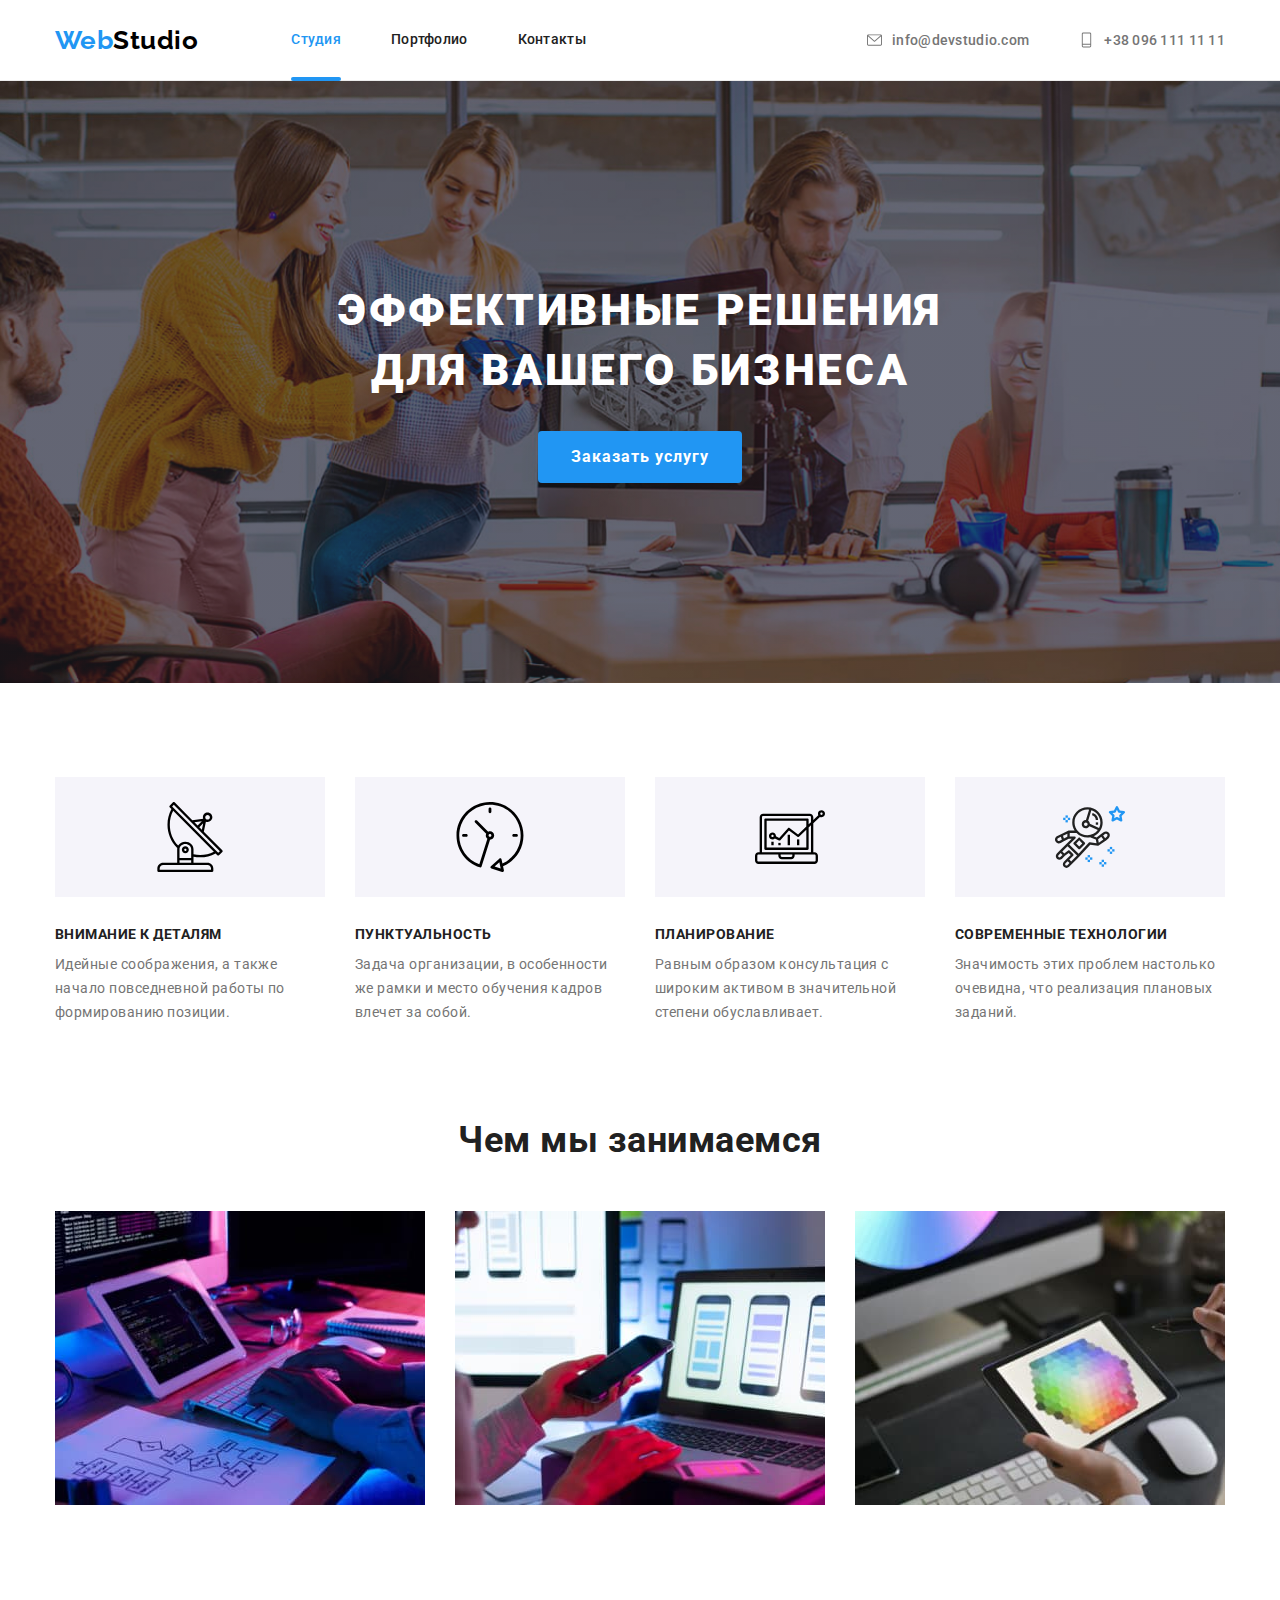
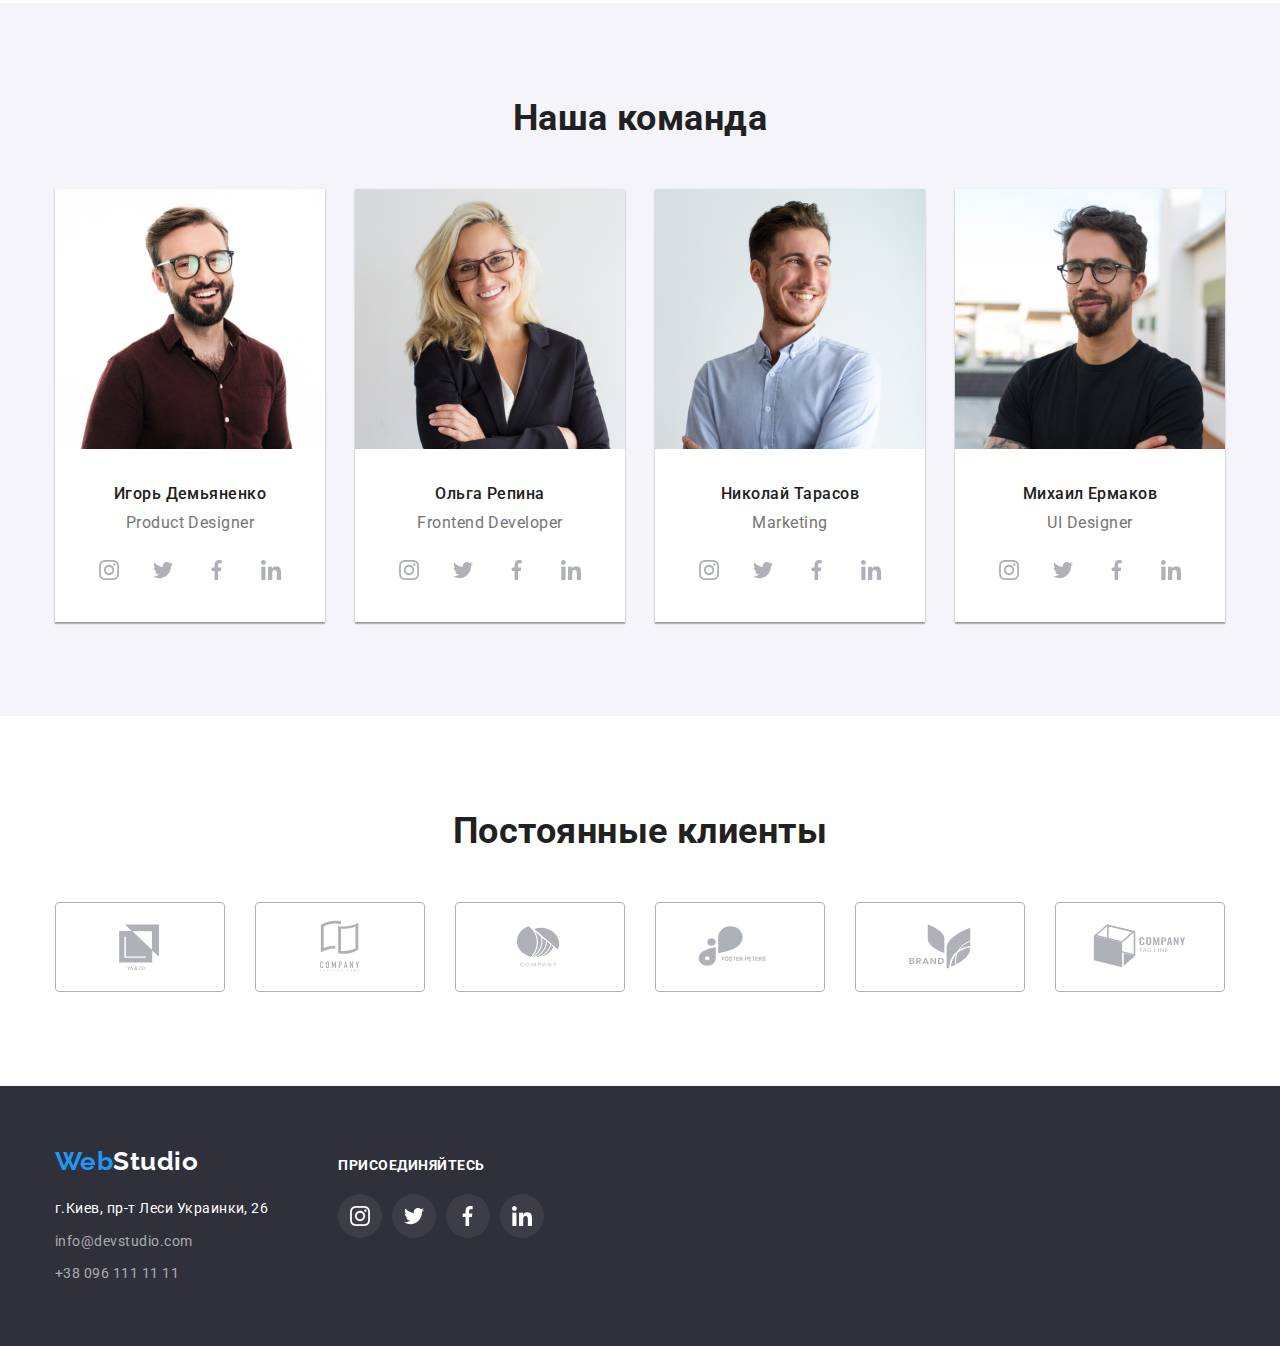
<file: index.html>
<!DOCTYPE html>
<html lang="ru">
  <head>
    <meta charset="UTF-8" />
    <meta http-equiv="X-UA-Compatible" content="IE=edge" />
    <meta name="viewport" content="width=device-width, initial-scale=1.0" />
    <title>Студия</title>
    <link rel="preconnect" href="https://fonts.googleapis.com" />
    <link rel="preconnect" href="https://fonts.gstatic.com" crossorigin />
    <link
      href="https://fonts.googleapis.com/css2?family=Raleway:wght@700&family=Roboto:wght@400;500;700;900&display=swap"
      rel="stylesheet"
    />
    <link
      rel="stylesheet"
      href="https://cdnjs.cloudflare.com/ajax/libs/modern-normalize/1.1.0/modern-normalize.min.css"
    />
    <link rel="stylesheet" href="./css/styles.css" />
  </head>

  <body>
    <!-- Шапка -->
    <header class="header">
      <div class="container nav-flex">
        <nav class="header-nav">
          <a class="logo link" href="./index.html">Web<span class="logo-black">Studio</span></a>
          <ul class="header-nav-list list">
            <li class="header-nav-item">
              <a class="header-nav-link link current" href="./index.html">Студия</a>
            </li>
            <li class="header-nav-item">
              <a class="header-nav-link link" href="./portfolio.html">Портфолио</a>
            </li>
            <li class="header-nav-item">
              <a class="header-nav-link link" href="">Контакты</a>
            </li>
          </ul>
        </nav>
        <ul class="header-contact-list list">
          <li class="header-contact-item">
            <a class="header-contact-link link" href="mailto:info@devstudio.com"
              ><svg class="contact-icon" width="15" height="16">
                <use href="./images/sprite/symbol-defs.svg#icon-mailto"></use>
              </svg>
              info@devstudio.com</a
            >
          </li>
          <li class="header-contact-item">
            <a class="header-contact-link link" href="tel:+380961111111"
              ><svg class="contact-icon" width="15" height="16">
                <use href="./images/sprite/symbol-defs.svg#icon-telefon"></use>
              </svg>
              +38 096 111 11 11</a
            >
          </li>
        </ul>
      </div>
    </header>
    <!-- Основной контент -->
    <main>
      <!-- Герой -->
      <section class="hero">
        <h1 class="hero-title">Эффективные решения для вашего бизнеса</h1>
        <button class="hero-btn" type="button" data-modal-open>Заказать услугу</button>
      </section>
      <!-- Список преимуществ -->
      <section class="features-section">
        <div class="container">
          <!-- h2 Преимущества спрятать в css правильно -->
          <h2 hidden>Преимущества</h2>
          <ul class="features-list list">
            <li class="features-item">
              <div class="features-icon-fon">
                <svg class="features-icon" width="70" height="70">
                  <use href="./images/sprite/symbol-defs.svg#icon-sputnic"></use>
                </svg>
              </div>

              <h3 class="features-title">Внимание к деталям</h3>
              <p class="features-text">
                Идейные соображения, а также начало повседневной работы по формированию позиции.
              </p>
            </li>
            <li class="features-item">
              <div class="features-icon-fon">
                <svg class="features-icon" width="70" height="70">
                  <use href="./images/sprite/symbol-defs.svg#icon-times"></use>
                </svg>
              </div>

              <h3 class="features-title">Пунктуальность</h3>
              <p class="features-text">
                Задача организации, в особенности же рамки и место обучения кадров влечет за собой.
              </p>
            </li>
            <li class="features-item">
              <div class="features-icon-fon">
                <svg class="features-icon" width="70" height="70">
                  <use href="./images/sprite/symbol-defs.svg#icon-macbuk"></use>
                </svg>
              </div>

              <h3 class="features-title">Планирование</h3>
              <p class="features-text">
                Равным образом консультация с широким активом в значительной степени обуславливает.
              </p>
            </li>
            <li class="features-item">
              <div class="features-icon-fon">
                <svg class="features-icon" width="70" height="70">
                  <use href="./images/sprite/symbol-defs.svg#icon-ilonmask"></use>
                </svg>
              </div>

              <h3 class="features-title">Современные технологии</h3>
              <p class="features-text">
                Значимость этих проблем настолько очевидна, что реализация плановых заданий.
              </p>
            </li>
          </ul>
        </div>
      </section>
      <!-- Список занятий -->
      <section class="work-section">
        <div class="container">
          <h2 class="section-title">Чем мы занимаемся</h2>
          <ul class="work-list list">
            <li class="work-item">
              <img
                src="./images/Work/1.jpg"
                alt="сотрудник создает программу"
                width="370"
                height="294"
              />
            </li>
            <li class="work-item">
              <img
                src="./images/Work/2.jpg"
                alt="сотрудник создает мобильное приложение"
                width="370"
                height="294"
              />
            </li>
            <li class="work-item">
              <img
                src="./images/Work/3.jpg"
                alt="веб-дизайнер выбирает палитру"
                width="370"
                height="294"
              />
            </li>
          </ul>
        </div>
      </section>
      <!-- Команда -->
      <section class="team-section">
        <div class="container">
          <h2 class="section-title">Наша команда</h2>
          <ul class="team-list list">
            <li class="team-item">
              <img
                src="./images/Team/Designer.jpg"
                alt="фото Игоря Демьяненко"
                width="270"
                height="260"
              />
              <div class="team-workers">
                <h3 class="team-worker">Игорь Демьяненко</h3>
                <p class="team-profession" lang="en">Product Designer</p>
                <ul class="team-social-list list">
                  <li class="team-social-item">
                    <a class="team-social-link link" href="">
                      <svg class="team-social-icon" width="20" height="20">
                        <use href="./images/sprite/symbol-defs.svg#icon-instagram"></use>
                      </svg>
                    </a>
                  </li>

                  <li class="team-social-item">
                    <a class="team-social-link link" href="">
                      <svg class="team-social-icon" width="20" height="20">
                        <use href="./images/sprite/symbol-defs.svg#icon-twitter"></use>
                      </svg>
                    </a>
                  </li>

                  <li class="team-social-item">
                    <a class="team-social-link link" href="">
                      <svg class="team-social-icon" width="20" height="20">
                        <use href="./images/sprite/symbol-defs.svg#icon-facebook"></use>
                      </svg>
                    </a>
                  </li>

                  <li class="team-social-item">
                    <a class="team-social-link link" href="">
                      <svg class="team-social-icon" width="20" height="20">
                        <use href="./images/sprite/symbol-defs.svg#icon-linkedin"></use>
                      </svg>
                    </a>
                  </li>
                </ul>
              </div>
            </li>

            <li class="team-item">
              <img
                src="./images/Team/Frontend.jpg"
                alt="фото Ольги Репиной"
                width="270"
                height="260"
              />
              <div class="team-workers">
                <h3 class="team-worker">Ольга Репина</h3>
                <p class="team-profession" lang="en">Frontend Developer</p>
                <ul class="team-social-list list">
                  <li class="team-social-item">
                    <a class="team-social-link link" href="">
                      <svg class="team-social-icon" width="20" height="20">
                        <use href="./images/sprite/symbol-defs.svg#icon-instagram"></use>
                      </svg>
                    </a>
                  </li>

                  <li class="team-social-item">
                    <a class="team-social-link link" href="">
                      <svg class="team-social-icon" width="20" height="20">
                        <use href="./images/sprite/symbol-defs.svg#icon-twitter"></use>
                      </svg>
                    </a>
                  </li>

                  <li class="team-social-item">
                    <a class="team-social-link link" href="">
                      <svg class="team-social-icon" width="20" height="20">
                        <use href="./images/sprite/symbol-defs.svg#icon-facebook"></use>
                      </svg>
                    </a>
                  </li>

                  <li class="team-social-item">
                    <a class="team-social-link link" href="">
                      <svg class="team-social-icon" width="20" height="20">
                        <use href="./images/sprite/symbol-defs.svg#icon-linkedin"></use>
                      </svg>
                    </a>
                  </li>
                </ul>
              </div>
            </li>
            <li class="team-item">
              <img
                src="./images/Team/Marketing.jpg"
                alt="фото Николая Тарасова"
                width="270"
                height="260"
              />
              <div class="team-workers">
                <h3 class="team-worker">Николай Тарасов</h3>
                <p class="team-profession" lang="en">Marketing</p>
                <ul class="team-social-list list">
                  <li class="team-social-item">
                    <a class="team-social-link link" href="">
                      <svg class="team-social-icon" width="20" height="20">
                        <use href="./images/sprite/symbol-defs.svg#icon-instagram"></use>
                      </svg>
                    </a>
                  </li>

                  <li class="team-social-item">
                    <a class="team-social-link link" href="">
                      <svg class="team-social-icon" width="20" height="20">
                        <use href="./images/sprite/symbol-defs.svg#icon-twitter"></use>
                      </svg>
                    </a>
                  </li>

                  <li class="team-social-item">
                    <a class="team-social-link link" href="">
                      <svg class="team-social-icon" width="20" height="20">
                        <use href="./images/sprite/symbol-defs.svg#icon-facebook"></use>
                      </svg>
                    </a>
                  </li>

                  <li class="team-social-item">
                    <a class="team-social-link link" href="">
                      <svg class="team-social-icon" width="20" height="20">
                        <use href="./images/sprite/symbol-defs.svg#icon-linkedin"></use>
                      </svg>
                    </a>
                  </li>
                </ul>
              </div>
            </li>
            <li class="team-item">
              <img
                src="./images/Team/UI.jpg"
                alt="фото Михаила Ермакова"
                width="270"
                height="260"
              />
              <div class="team-workers">
                <h3 class="team-worker">Михаил Ермаков</h3>
                <p class="team-profession" lang="en">UI Designer</p>
                <ul class="team-social-list list">
                  <li class="team-social-item">
                    <a class="team-social-link link" href="">
                      <svg class="team-social-icon" width="20" height="20">
                        <use href="./images/sprite/symbol-defs.svg#icon-instagram"></use>
                      </svg>
                    </a>
                  </li>

                  <li class="team-social-item">
                    <a class="team-social-link link" href="">
                      <svg class="team-social-icon" width="20" height="20">
                        <use href="./images/sprite/symbol-defs.svg#icon-twitter"></use>
                      </svg>
                    </a>
                  </li>

                  <li class="team-social-item">
                    <a class="team-social-link link" href="">
                      <svg class="team-social-icon" width="20" height="20">
                        <use href="./images/sprite/symbol-defs.svg#icon-facebook"></use>
                      </svg>
                    </a>
                  </li>

                  <li class="team-social-item">
                    <a class="team-social-link link" href="">
                      <svg class="team-social-icon" width="20" height="20">
                        <use href="./images/sprite/symbol-defs.svg#icon-linkedin"></use>
                      </svg>
                    </a>
                  </li>
                </ul>
              </div>
            </li>
          </ul>
        </div>
      </section>
      <!-- Клиенты -->
      <section class="client-section">
        <div class="container">
          <h2 class="client-title">Постоянные клиенты</h2>
          <ul class="client-list list">
            <li class="client-item">
              <a class="client-link link" href="">
                <svg class="client-icon" width="106" height="60">
                  <use href="./images/sprite/Logo.svg#icon-Logo-1"></use>
                </svg>
              </a>
            </li>

            <li class="client-item">
              <a class="client-link link" href="">
                <svg class="client-icon" width="106" height="60">
                  <use href="./images/sprite/Logo.svg#icon-Logo-2"></use>
                </svg>
              </a>
            </li>

            <li class="client-item">
              <a class="client-link link" href="">
                <svg class="client-icon" width="106" height="60">
                  <use href="./images/sprite/Logo.svg#icon-Logo-3"></use>
                </svg>
              </a>
            </li>

            <li class="client-item">
              <a class="client-link link" href="">
                <svg class="client-icon" width="106" height="60">
                  <use href="./images/sprite/Logo.svg#icon-Logo-4"></use>
                </svg>
              </a>
            </li>

            <li class="client-item">
              <a class="client-link link" href="">
                <svg class="client-icon" width="106" height="60">
                  <use href="./images/sprite/Logo.svg#icon-Logo-5"></use>
                </svg>
              </a>
            </li>

            <li class="client-item">
              <a class="client-link link" href="">
                <svg class="client-icon" width="106" height="60">
                  <use href="./images/sprite/Logo.svg#icon-Logo-6"></use>
                </svg>
              </a>
            </li>
          </ul>
        </div>
      </section>
    </main>
    <!-- Подвал -->
    <footer class="footer">
      <div class="container">
        <div class="footer-contacts-flex">
          <a class="logo link" href="./index.html">Web<span class="logo-white">Studio</span> </a>
          <!-- Список контактов -->
          <address class="footer-contact">
            <ul class="footer-contact-list list">
              <li class="footer-contact-item">
                <a
                  class="footer-contact-link address link"
                  href="https://goo.gl/maps/CdvJLRiEL6Q8Smko8"
                  target="_blank"
                  rel="noreferrer noopener"
                  >г.Киев, пр-т Леси Украинки, 26</a
                >
              </li>
              <li class="footer-contact-item">
                <a class="footer-contact-link link" href="mailto:info@devstudio.com"
                  >info@devstudio.com</a
                >
              </li>
              <li class="footer-contact-item">
                <a class="footer-contact-link link" href="tel:+380961111111">+38 096 111 11 11</a>
              </li>
            </ul>
          </address>
        </div>
        <div class="footer-social-flex">
          <p class="footer-social-text">Присоединяйтесь</p>
          <ul class="footer-social-list list">
            <li class="footer-social-item">
              <a class="footer-social-link" href="">
                <svg class="footer-social-icon" width="20" height="20">
                  <use href="./images/sprite/symbol-defs.svg#icon-instagram"></use>
                </svg>
              </a>
            </li>

            <li class="footer-social-item">
              <a class="footer-social-link" href="">
                <svg class="footer-social-icon" width="20" height="20">
                  <use href="./images/sprite/symbol-defs.svg#icon-twitter"></use>
                </svg>
              </a>
            </li>

            <li class="footer-social-item">
              <a class="footer-social-link" href="">
                <svg class="footer-social-icon" width="20" height="20">
                  <use href="./images/sprite/symbol-defs.svg#icon-facebook"></use>
                </svg>
              </a>
            </li>

            <li class="footer-social-item">
              <a class="footer-social-link" href="">
                <svg class="footer-social-icon" width="20" height="20">
                  <use href="./images/sprite/symbol-defs.svg#icon-linkedin"></use>
                </svg>
              </a>
            </li>
          </ul>
        </div>
      </div>
    </footer>
    <div class="backdrop is-hidden" data-modal>
      <div class="modal">
        <button type="button" class="close-btn" data-modal-close>
          <svg width="30" height="30">
            <use href="./images/modal/icon.svg#icon-Vector-1"></use>
          </svg>
        </button>
      </div>
    </div>
    <script src="./js/modal.js"></script>
  </body>
</html>
</file>
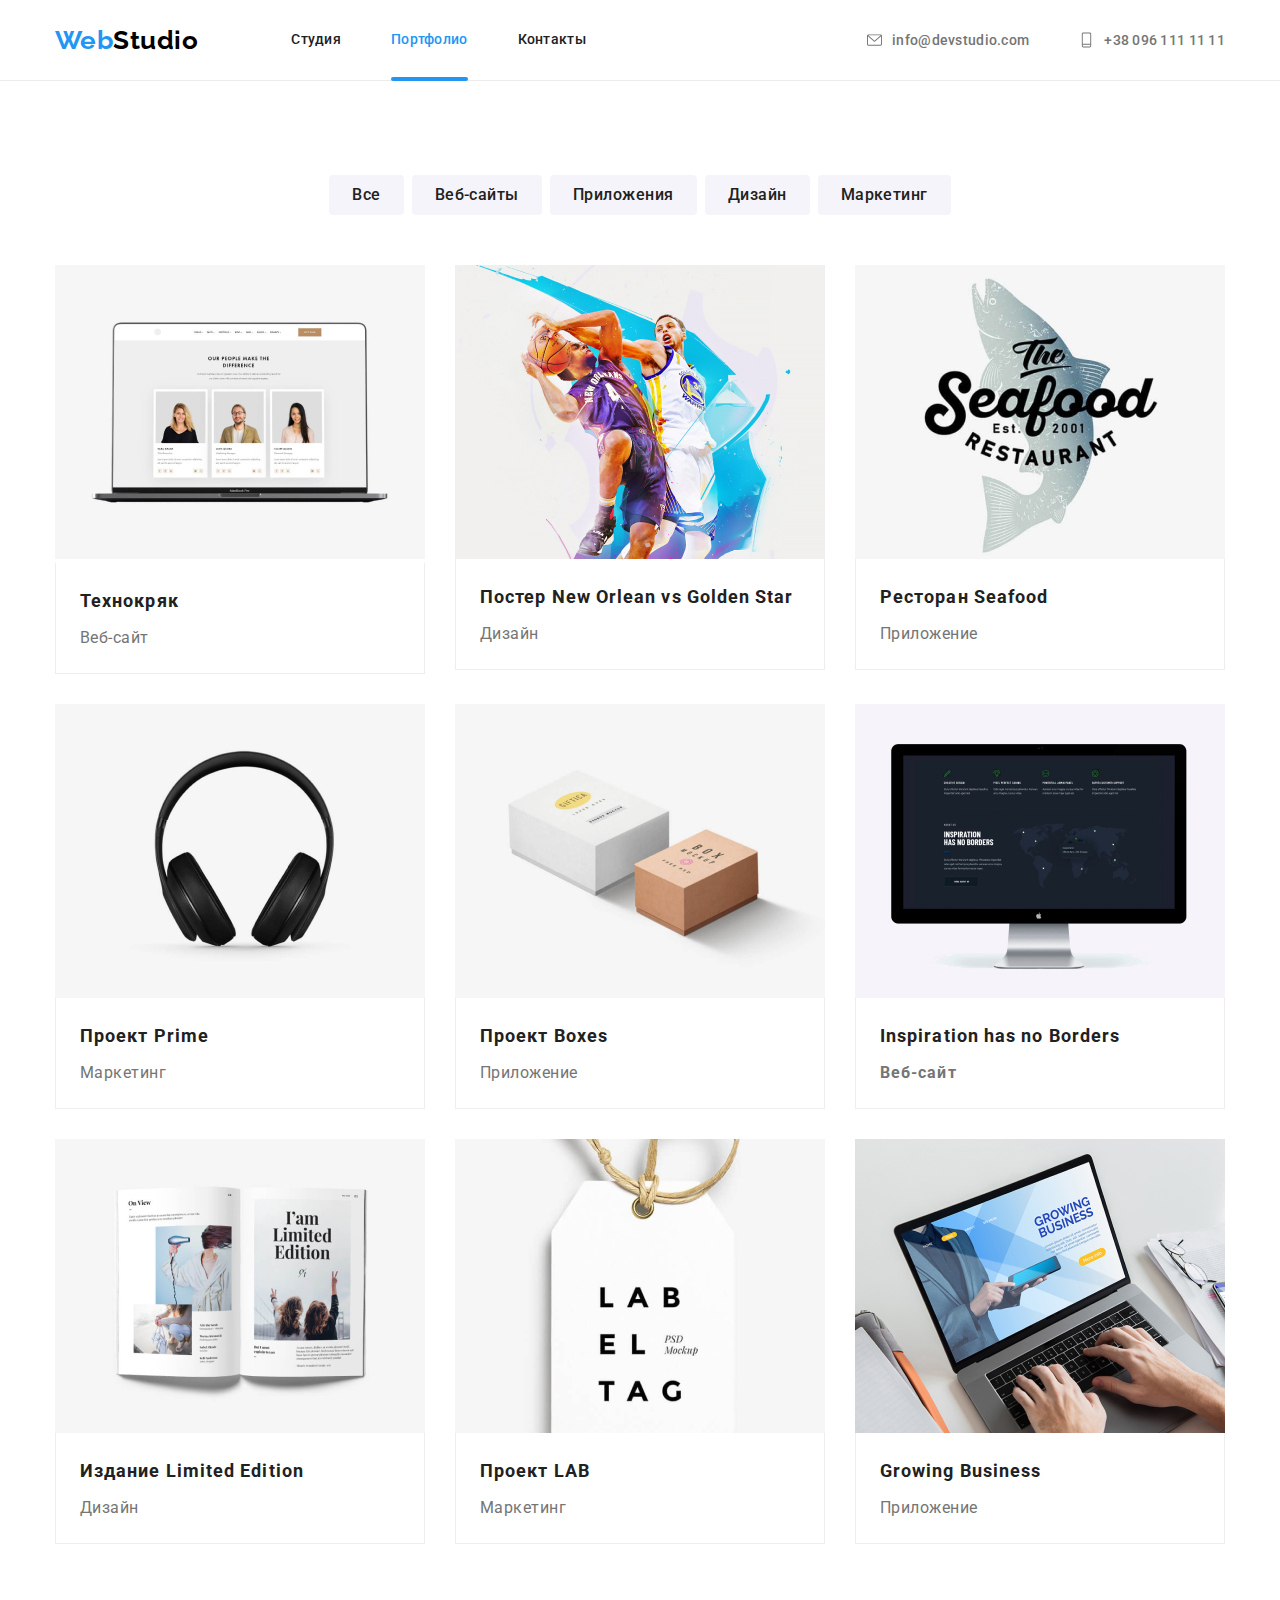
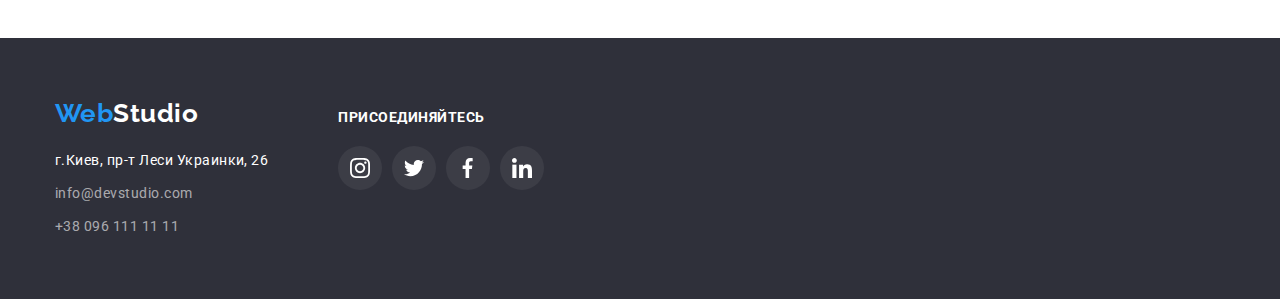
<file: portfolio.html>
<!DOCTYPE html>
<html lang="ru">
  <head>
    <meta charset="UTF-8" />
    <meta http-equiv="X-UA-Compatible" content="IE=edge" />
    <meta name="viewport" content="width=device-width, initial-scale=1.0" />
    <title>Портфолио</title>
    <link rel="preconnect" href="https://fonts.googleapis.com" />
    <link rel="preconnect" href="https://fonts.gstatic.com" crossorigin />
    <link
      href="https://fonts.googleapis.com/css2?family=Raleway:wght@700&family=Roboto:wght@400;500;700;900&display=swap"
      rel="stylesheet"
    />
    <link rel="stylesheet" href="https://cdnjs.cloudflare.com/ajax/libs/modern-normalize/1.1.0/modern-normalize.min.css">
    <link rel="stylesheet" href="./css/styles.css" />
  </head>
  <body>
    <!-- Шапка -->
    <header class="header">
      <div class="container nav-flex">
        <nav class="header-nav">
          <a class="logo link" href="./index.html"
            >Web<span class="logo-black">Studio</span></a
          >
          <ul class="header-nav-list list">
            <li class="header-nav-item">
              <a class="header-nav-link link " href="./index.html"
                >Студия</a
              >
            </li>
            <li class="header-nav-item">
              <a class="header-nav-link link current" href="./portfolio.html"
                >Портфолио</a
              >
            </li>
            <li class="header-nav-item">
              <a class="header-nav-link link" href="">Контакты</a>
            </li>
          </ul>
        </nav>
        <ul class="header-contact-list list">
          <li class="header-contact-item">
            <a class="header-contact-link link" href="mailto:info@devstudio.com">
              <svg class="contact-icon" width="15" height="16">
                <use href="./images/sprite/symbol-defs.svg#icon-mailto"></use>
              </svg>
              info@devstudio.com</a
            >
          </li>
          <li class="header-contact-item">
            <a class="header-contact-link link" href="tel:+380961111111"
              >
              <svg class="contact-icon" width="15" height="16">
                <use href="./images/sprite/symbol-defs.svg#icon-telefon"></use>
              </svg>
              +38 096 111 11 11</a
            >
          </li>
        </ul>
      </div>
    </header>   
    <!-- Основной контент -->
    <main>
      
      <section class="portfolio-section">
        <div class="container">
          <h1 hidden>Примеры работ</h1>
          <ul class="portfolio-btn-list list">
            <li class="portfolio-btn-item">
              <button class="portfolio-btn" type="button">Все</button>
            </li>
            <li class="portfolio-btn-item">
              <button class="portfolio-btn" type="button">Веб-сайты</button>
            </li>
            <li class="portfolio-btn-item">
              <button class="portfolio-btn" type="button">Приложения</button>
            </li>
            <li class="portfolio-btn-item">
              <button class="portfolio-btn" type="button">Дизайн</button>
            </li>
            <li class="portfolio-btn-item">
              <button class="portfolio-btn" type="button">Маркетинг</button>
            </li>
          </ul>
        </div>
        <div class="container">
          <ul class="portfolio-list list">
            <li class="portfolio-item">
              <div class="portfolio-description">
                <a href="./portfolio.html" class="portfolio-href" >
                <img
                src="./images/portfolio/website.jpg"
                alt="открытый ноутбук с сайтом Технокряк"
                width="370"
                height="294"
                />
                <div class="portfolio-overlay">
                  <p class="portfolio-description-text">Технокряк это современная площадка распространения коронавируса. Компании используют эту платформу для цифрового шпионажа и атак на защищённые сервера конкурентов.</p>
                </div>
                </div>
              <div class="portfolio-border">
                <h2 class="portfolio-list-title">Технокряк</h2>
                <p class="portfolio-list-text">Веб-сайт</p>
              </div>
               </a>
            </li>
           
            <li class="portfolio-item">
              <div class="portfolio-description">
              <a href="./portfolio.html" class="portfolio-href" >
              <img class="portfolio-img"
                src="./images/portfolio/basketball.jpg"
                alt="парни играют в баскетбол"
                width="370"
                height="294"
              />
               <div class="portfolio-overlay">
                  <p class="portfolio-description-text">Технокряк это современная площадка распространения коронавируса. Компании используют эту платформу для цифрового шпионажа и атак на защищённые сервера конкурентов.</p>
                </div>
                </div>
              <div class="portfolio-border">
                <h2 class="portfolio-list-title">
                  Постер <span lang="en">New Orlean vs Golden Star</span> 
                </h2>
                <p class="portfolio-list-text">Дизайн</p>
              </div>
              </a>
            </li>

            <li class="portfolio-item">
               <div class="portfolio-description">
              <a href="./portfolio.html" class="portfolio-href">
              <img class="portfolio-img"
                src="./images/portfolio/Application.jpg"
                alt="логотип ресторана Seafood"
                width="370"
                height="294"
              />
               <div class="portfolio-overlay">
                  <p class="portfolio-description-text">Технокряк это современная площадка распространения коронавируса. Компании используют эту платформу для цифрового шпионажа и атак на защищённые сервера конкурентов.</p>
                </div>
                </div>
              <div class="portfolio-border">
                <h2 class="portfolio-list-title">Ресторан <span lang="en">Seafood</span></h2>
                <p class="portfolio-list-text">Приложение</p>
              </div>
               </a>
            </li>
            <li class="portfolio-item">
              <div class="portfolio-description">
               <a href="./portfolio.html" class="portfolio-href">
              <img class="portfolio-img"
                src="./images/portfolio/headphones.jpg"
                alt="наушники"
                width="370"
                height="294"
              />
              <div class="portfolio-overlay">
                  <p class="portfolio-description-text">Технокряк это современная площадка распространения коронавируса. Компании используют эту платформу для цифрового шпионажа и атак на защищённые сервера конкурентов.</p>
                </div>
                </div>
              <div class="portfolio-border">
                <h2 class="portfolio-list-title">Проект <span lang="en">Prime</span></h2>
                <p class="portfolio-list-text">Маркетинг</p>
              </div>
               </a>
            </li>
            <li class="portfolio-item">
              <div class="portfolio-description">
               <a href="./portfolio.html" class="portfolio-href">
              <img class="portfolio-img"
                src="./images/portfolio/box.jpg"
                alt="две коробки"
                width="370"
                height="294"
              />
              <div class="portfolio-overlay">
                  <p class="portfolio-description-text">Технокряк это современная площадка распространения коронавируса. Компании используют эту платформу для цифрового шпионажа и атак на защищённые сервера конкурентов.</p>
                </div>
                </div>
              <div class="portfolio-border">
                <h2 class="portfolio-list-title">Проект <span lang="en">Boxes</span></h2>
                <p class="portfolio-list-text">Приложение</p>
              </div>
                 </a>
            </li>
            <li class="portfolio-item">
               <div class="portfolio-description">
                   <a href="./portfolio.html" class="portfolio-href">
              <img class="portfolio-img"
                src="./images/portfolio/Letbuk.jpg"
                alt="компьютерный монитор"
                width="370"
                height="294"
              />
              <div class="portfolio-overlay">
                  <p class="portfolio-description-text">Технокряк это современная площадка распространения коронавируса. Компании используют эту платформу для цифрового шпионажа и атак на защищённые сервера конкурентов.</p>
                </div>
                </div>
              <div class="portfolio-border">
                <h2 class="portfolio-list-title"><span lang="en">Inspiration has no Borders</span</h2>
                <p class="portfolio-list-text">Веб-сайт</p>
              </div>
              </a>
            </li>
            <li class="portfolio-item">
               <div class="portfolio-description">
              <a href="./portfolio.html" class="portfolio-href">
              <img class="portfolio-img"
                src="./images/portfolio/newspaper.jpg"
                alt="открытый журнал"
                width="370"
                height="294"
              />
                <div class="portfolio-overlay">
                  <p class="portfolio-description-text">Технокряк это современная площадка распространения коронавируса. Компании используют эту платформу для цифрового шпионажа и атак на защищённые сервера конкурентов.</p>
                </div>
                </div>
              <div class="portfolio-border">
                <h2 class="portfolio-list-title">Издание <span lang="en">Limited Edition</span></h2>
                <p class="portfolio-list-text">Дизайн</p>
              </div>
                </a>
            </li>
            <li class="portfolio-item">
               <div class="portfolio-description">
              <a href="./portfolio.html" class="portfolio-href">
              <img class="portfolio-img"
                src="./images/portfolio/price-list.jpg"
                alt="этикетка LAB"
                width="370"
                height="294"
              />
               <div class="portfolio-overlay">
                  <p class="portfolio-description-text">Технокряк это современная площадка распространения коронавируса. Компании используют эту платформу для цифрового шпионажа и атак на защищённые сервера конкурентов.</p>
                </div>
                </div>
              <div class="portfolio-border">
                <h2 class="portfolio-list-title">Проект <span lang="en">LAB</span></h2>
                <p class="portfolio-list-text">Маркетинг</p>
              </div>
                 </a>
            </li>
            <li class="portfolio-item border">
               <div class="portfolio-description">
              <a href="./portfolio.html" class="portfolio-href">
              <img class="portfolio-img"
                src="./images/portfolio/laptop.jpg"
                alt="человек работает на макбуке"
                width="370"
                height="294"
              />
               <div class="portfolio-overlay">
                  <p class="portfolio-description-text">Технокряк это современная площадка распространения коронавируса. Компании используют эту платформу для цифрового шпионажа и атак на защищённые сервера конкурентов.</p>
                </div>
                </div>
              <div class="portfolio-border">
                <h2 class="portfolio-list-title"><span lang="en">Growing Business</span></h2>
                <p class="portfolio-list-text">Приложение</p>
              </div>
              </a>
            </li>
          </ul>
        </div>
        <!-- <div class="portfolio-bottom">
          <h2 hidden>Костыль для выравнивания блоков секции, чтобы он не заезжал на футер, когда будет добавлен фон</h2>
        </div> -->
      </section>
    </main>
    <!-- Подвал -->
    <footer class="footer">
      <div class="container">
        <div class="footer-contacts-flex">
          <a class="logo link" href="./index.html">Web<span class="logo-white">Studio</span> </a>
          <!-- Список контактов -->
          <address class="footer-contact">
            <ul class="footer-contact-list list">
              <li class="footer-contact-item">
                <a
                  class="footer-contact-link address link"
                  href="https://goo.gl/maps/CdvJLRiEL6Q8Smko8"
                  target="_blank"
                  rel="noreferrer noopener"
                  >г.Киев, пр-т Леси Украинки, 26</a
                >
              </li>
              <li class="footer-contact-item">
                <a class="footer-contact-link link" href="mailto:info@devstudio.com"
                  >info@devstudio.com</a
                >
              </li>
              <li class="footer-contact-item">
                <a class="footer-contact-link link" href="tel:+380961111111">+38 096 111 11 11</a>
              </li>
            </ul>
          </address>
        </div>
        <div class="footer-social-flex">
          <p class="footer-social-text">Присоединяйтесь</p>
          <ul class="footer-social-list list">
            <li class="footer-social-item">
              <a class="footer-social-link" href="">
                <svg class="footer-social-icon" width="20" height="20">
                  <use href="./images/sprite/symbol-defs.svg#icon-instagram"></use>
                </svg>
              </a>
            </li>

            <li class="footer-social-item">
              <a class="footer-social-link" href="">
                <svg class="footer-social-icon" width="20" height="20">
                  <use href="./images/sprite/symbol-defs.svg#icon-twitter"></use>
                </svg>
              </a>
            </li>

            <li class="footer-social-item">
              <a class="footer-social-link" href="">
                <svg class="footer-social-icon" width="20" height="20">
                  <use href="./images/sprite/symbol-defs.svg#icon-facebook"></use>
                </svg>
              </a>
            </li>

            <li class="footer-social-item">
              <a class="footer-social-link" href="">
                <svg class="footer-social-icon" width="20" height="20">
                  <use href="./images/sprite/symbol-defs.svg#icon-linkedin"></use>
                </svg>
              </a>
            </li>
          </ul>
        </div>
      </div>
    </footer>
  </body>
</html>
</file>
<file: css/styles.css>
:root {
  --primary-text-color: #212121;
  --secondary-text-color: #757575;
  --white-text-color: #ffffff;
  --accent-color: #2196f3;
  --black-logo-color: #000000;
  --footer-text-color: rgba(255, 255, 255, 0.6);
  --white-background-color: #ffffff;
  --hero-background-color: #2f303a;
  --team-background-color: #f5f4fa;
}

body {
  font-family: "Roboto", sans-serif;
  letter-spacing: 0.03em;
  background-color: var(--white-background-color);
  color: var(--primary-text-color);
}


/* убираем точки списков */
.list {
  list-style: none;
}


/* убираем подчеркивание ссылок */
.link {
  text-decoration: none;
}

/* глобальный сброс margin, padding */
h1,
h2,
h3,
h4,
h5,
h6,
p,
ul {
  margin: 0;
  padding: 0;
}

.container {
  width: 1200px;
  margin-left: auto;
  margin-right: auto;
  padding-left: 15px;
  padding-right: 15px;
}

.logo {
  font-family: "Raleway", sans-serif;
  font-weight: 700;
  font-size: 26px;
  line-height: 1.19;
  color: var(--accent-color);
  align-items: center;
  text-align: center;
}

.section-title {
  font-weight: 700;
  font-size: 36px;
  line-height: 1.17;
  text-align: center;
  color: var(--primary-text-color);
}

.features-icon-fon {
  display: flex;
  width: 270px;
  height: 120px;
  align-items: center;
  justify-content: center;
  flex-direction: column;
  margin-bottom: 30px;

  background-color: var(--team-background-color);
}

.footer-contact-link {
  font-style: normal;
  font-size: 14px;
  line-height: 1.71;
  color: var(--footer-text-color);
}

.footer-contact-link:hover,
.footer-contact-link:focus {
  color: var(--accent-color);
}

/* ------------ШАПКА-------------- */

.header {
  border-bottom: 1px solid #ececec;
}

.nav-flex {
  display: flex;
  align-items: center;
}

.header-nav {
  display: flex;
  align-items: center;
}

.logo-black {
  color: var(--black-logo-color);
}

.header-nav-list {
  display: flex;
  margin-left: 93px;
}

.header-nav-item:not(:last-child) {
  margin-right: 50px;
}

.header-nav-link {
  display: block;
  padding-top: 32px;
  padding-bottom: 32px;

  font-weight: 500;
  font-size: 14px;
  line-height: 1.14;
  letter-spacing: 0.02em;
  color: var(--primary-text-color);
  position: relative;
  transition: color 250ms cubic-bezier(0.4, 0, 0.2, 1);
}

.header-contact-list {
  display: flex;
  margin-left: auto;
}

.header-contact-item+.header-contact-item {
  margin-left: 50px;
}

.header-contact-link {
  display: inline-flex;
  padding: 32px 0px 32px;
  color: var(--secondary-text-color);
  align-items: center;

  font-weight: 500;
  font-size: 14px;
  line-height: 16px;
  letter-spacing: 0.02em;
  color: var(--secondary-text-color);
  transition: color 250ms cubic-bezier(0.4, 0, 0.2, 1);
}

.contact-icon {
  margin-right: 10px;
  fill: currentColor;
}

.header-nav-link:hover,
.header-nav-link:focus,
.header-contact-link:hover,
.header-contact-link:focus {
  color: var(--accent-color);
}

.header-nav-link.current {
  color: var(--accent-color);
}
.header-nav-link.current::after {
  position: absolute;
  display: block;
  content: '';
  width: 100%;
  height: 4px;
  border-radius: 2px;
  bottom: -1px;
  background-color: var(--accent-color);
}
/* ------------ГЕРОЙ-------------- */

.hero {
  padding-top: 200px;
  padding-bottom: 200px;

  max-width: 1600px;
  min-height: 600px;
  margin-left: auto;
  margin-right: auto;

  background-image: linear-gradient(to right,
      rgba(47, 48, 58, 0.4),
      rgba(47, 48, 58, 0.4)),
    url(../images/Img.jpg);
  background-color: var(--hero-background-color);
  background-repeat: no-repeat;
  background-position: center;
  background-size: cover;

  text-align: center;
}

.hero-title {
  margin-bottom: 30px;
  margin-left: auto;
  margin-right: auto;
  max-width: 696px;

  font-weight: 900;
  font-size: 44px;
  line-height: 1.36;
  letter-spacing: 0.06em;
  text-transform: uppercase;
  color: var(--white-text-color);
}

.hero-btn {
  display: inline-block;
  min-width: 200px;
  border-radius: 4px;
  border: 1px solid transparent;
  padding: 10px 32px;

  background-color: var(--accent-color);
  color: var(--white-text-color);

  font-family: "Roboto", sans-serif;
  font-weight: 700;
  font-size: 16px;
  line-height: 1.88;
  align-items: center;
  text-align: center;
  letter-spacing: 0.06em;
  cursor: pointer;
}

.hero-btn:focus {
  background-color: var(--white-text-color);
  color: var(--accent-color);
}

/* ------------ПРЕИМУЩЕСТВА-------------- */

.features-section {
  padding-top: 94px;
  padding-bottom: 94px;
}

.features-list {
  display: flex;
}

.features-item:not(:last-child) {
  margin-right: 30px;
  max-width: 270px;
}

.features-icon {
  align-items: center;
}

.features-title {
  margin-bottom: 10px;

  font-weight: 700;
  font-size: 14px;
  line-height: 1.14;
  text-transform: uppercase;
}

.features-text {
  font-size: 14px;
  line-height: 1.71;

  color: var(--secondary-text-color);
}

/* ------------СПИСОК ЗАНЯТИЙ-------------- */
.work-section {
  padding-bottom: 94px;
}

.work-list {
  display: flex;
}

.work-item:not(:last-child) {
  margin-right: 30px;
}

.section-title {
  margin-bottom: 50px;
}

/* ----------------КОМАНДА----------------- */

.team-section {
  padding-top: 94px;
  padding-bottom: 94px;

  background-color: var(--team-background-color);
}

.team-list {
  display: flex;
}

.team-item {
  box-shadow: 0px 1px 3px rgba(0, 0, 0, 0.12), 0px 1px 1px rgba(0, 0, 0, 0.14),
    0px 2px 1px rgba(0, 0, 0, 0.2);
  background-color: var(--white-background-color);
}

.team-item:not(:last-child) {
  margin-right: 30px;
}

.team-workers {
  padding: 30px 32px;
}

.team-worker {
  font-weight: 500;
  font-size: 16px;
  line-height: 1.19;
  text-align: center;
}

.team-profession {
  margin-top: 10px;

  font-size: 16px;
  line-height: 1.19;
  text-align: center;
  color: var(--secondary-text-color);
}

.team-social-list {
  display: flex;
  margin-top: 16px;
  list-style: none;
  justify-content: space-between;
  align-items: center;
}

.team-social-item {
  width: 44px;
  height: 44px;
}

.team-social-link {
  width: 44px;
  height: 44px;
  display: block;
  border-radius: 50%;
  color: #afb1b8;
  background-color: var(--white-text-color);
  transition: background-color 250ms cubic-bezier(0.4, 0, 0.2, 1);
}

.team-social-link:hover,
.team-social-link:focus {
  color: var(--white-background-color);
  background-color: var(--accent-color);
}

.team-social-icon {
  margin: 12px 0px 0px 12px;
  fill: currentColor;
  transition: fill 250ms cubic-bezier(0.4, 0, 0.2, 1);
}

/* ---------------КЛИЕНТЫ---------------- */
.client-section {
  padding-top: 94px;
  padding-bottom: 94px;
}

.client-title {
  margin-bottom: 50px;

  font-weight: 700;
  font-size: 36px;
  line-height: 1.17;
  text-align: center;
}

.client-list {
  display: flex;
  padding: 0;
  margin: 0;
  list-style: none;
  justify-content: space-between;
  align-items: center;
}

.client-item {
  width: 170px;
  height: 90px;
  
}

.client-item:not(:last-child) {
  margin-right: 30px;
}

.client-link {
  width: 170px;
  height: 90px;
  padding: 16px 32px;
  display: flex;
  align-content: center;
  align-items: center;
  border-radius: 4px;
  border: 1px solid #afb1b8;
  color: #afb1b8;
  background-color: var(--white-background-color);
  transition: border 250ms cubic-bezier(0.4, 0, 0.2, 1),
  color 250ms cubic-bezier(0.4, 0, 0.2, 1);
 
}

.client-link:hover,
.client-link:focus {
  color: var(--accent-color);
  border-color: var(--accent-color);
}

.client-icon {
  fill: currentColor;
  transition: fill 250ms cubic-bezier(0.4, 0, 0.2, 1),
  color 250ms cubic-bezier(0.4, 0, 0.2, 1);
}

.client-item:hover,
.client-item:focus {
  color: var(--accent-color);
  border-color: var(--accent-color);
}

/* ----------------ПОДВАЛ----------------- */

.footer {
  padding-top: 60px;
  padding-bottom: 60px;
  background-color: var(--hero-background-color);
}

.footer .container {
  display: flex;
  align-items: baseline;
}

.footer-social-text {
  margin-bottom: 20px;
  font-weight: 700;
  font-size: 14px;
  line-height: 1.14;
  text-transform: uppercase;
  color: var(--white-text-color);
}

.footer-social-flex {
  margin-left: 70px;
  width: 206px;
}

.footer-social-list {
  display: flex;
  padding: 0;
  margin-top: 0;
  list-style: none;
  justify-content: space-between;
  align-items: center;
}

.footer-social-item {
  width: 44px;
  height: 44px;
}

.footer-social-link {
  width: 44px;
  height: 44px;
  display: block;
  border-radius: 50%;
  color: var(--white-background-color);
  background-color: #ffffff10;
  transition: background-color 250ms cubic-bezier(0.4, 0, 0.2, 1),
  color 250ms cubic-bezier(0.4, 0, 0.2, 1);
}

.footer-social-link:hover,
.footer-social-link:focus {
  color: var(--team-background-color);
  background-color: var(--accent-color);
}

.footer-social-icon {
  margin: 12px 0px 0px 12px;
  fill: currentColor;
}

.logo-white {
  color: var(--white-text-color);
}

.footer-contact {
  margin-top: 20px;
}

.footer-contact-link.address {
  color: var(--white-text-color);
}

.footer-contact-item,
.footer-contact-item {
  margin-top: 9px;
}

/* ---------------------------------------------- */
/* --------------------ПОРТФОЛИО----------------- */
/* ---------------------------------------------- */

.portfolio-section {
  padding-top: 94px;
  padding-bottom: 94px;
}

.portfolio-btn-list {
  display: flex;
  justify-content: center;
  margin-bottom: 50px;
}

.portfolio-btn-item:not(:last-child) {
  margin-right: 8px;
}

.portfolio-btn {
  display: inline-block;
  min-width: 73px;
  border-radius: 4px;
  border: 1px solid transparent;
  padding: 6px 22px;

  font-family: "Roboto", sans-serif;
  font-weight: 500;
  font-size: 16px;
  line-height: 1.63;
  letter-spacing: 0.03em;
  text-align: center;
  background-color: var(--team-background-color);
  color: var(--primary-text-color);
  cursor: pointer;
      transition: background-color 250ms cubic-bezier(0.4, 0, 0.2, 1),
      color 250ms cubic-bezier(0.4, 0, 0.2, 1),
      box-shadow 250ms cubic-bezier(0.4, 0, 0.2, 1);
}

.portfolio-btn:hover,
.portfolio-btn:focus {
  background-color: var(--accent-color);
  color: var(--white-text-color);
  box-shadow: 0px 3px 1px rgba(0, 0, 0, 0.1), 0px 1px 2px rgba(0, 0, 0, 0.08),
    0px 2px 2px rgba(0, 0, 0, 0.12);
}

.portfolio-list {
  display: flex;
  flex-wrap: wrap;
  margin: -15px;
}
.portfolio-item:hover .portfolio-overlay {
  transform: translateY(0);
}
.portfolio-item {
  margin: 15px;
  transition: box-shadow 250ms cubic-bezier(0.4, 0, 0.2, 1);
}
.portfolio-description {
  position: relative;
  overflow: hidden;
}
.portfolio-overlay {
  position: absolute;
  display: inline-block;
  content: '';
  width: 100%;
  height: 100%;
  top: 0;
  left: 0;
  background-color: rgba(33, 150, 243, 0.9);
  transform: translateY(101%);
  transition: transform 250ms cubic-bezier(0.4, 0, 0.2, 1);
}
.portfolio-description-text {
  position: absolute;
  top: 0;
  left: 0;
  padding: 63px 24px;
  font-size: 18px;
  line-height: 1.56;
  color: var(--white-text-color);
 }

.portfolio-href {
  display: block;
  text-decoration: none;
}
.portfolio-img {
  display: block;
  width: 100%;
  height: auto;
}
.portfolio-href:hover,
.portfolio-href:focus {
  box-shadow: 0px 3px 1px rgba(0, 0, 0, 0.1), 0px 1px 2px rgba(0, 0, 0, 0.08),
    0px 2px 2px rgba(0, 0, 0, 0.12);
}
.portfolio-border {
  border: 1px solid #eeeeee;
  border-top: transparent;
  padding: 20px 24px;
  color: var(--primary-text-color);
}

.portfolio-list-title {
  font-weight: 700;
  font-size: 18px;
  line-height: 2;
  letter-spacing: 0.06em;
}

.portfolio-list-text {
  margin-top: 4px;
  font-size: 16px;
  line-height: 1.87;
  color: var(--secondary-text-color);
}
/* ---------------------------------------------- */
/* --------------------Modal----------------- */
/* ---------------------------------------------- */
.backdrop {
  position: fixed;
  display: flex;
  align-items: center;
  justify-content: center;
  width: 100vw;
  height: 100vh;

  background-color: rgba(0, 0, 0, 0.2);
  top: 0;
  transition: opacity 250ms cubic-bezier(0.4, 0, 0.2, 1), visibility 250ms cubic-bezier(0.4, 0, 0.2, 1);
}
.backdrop.is-hidden {
  opacity: 0;
  visibility: hidden;
  pointer-events: none;
}
.backdrop.is-hidden .modal {
  transform: scale(2);
}
.modal {
  width: 528px;
  min-height: 581px;
  background-color: #ffffff;

  position: relative;
  transform: scale(1);
  transition: transform 250ms cubic-bezier(0.4, 0, 0.2, 1);
}
.close-btn {
  position: absolute;

  display: flex;
  align-items: center;
  justify-content: center;

  right: 8px;
  top: 8px;
  background-color: transparent;
  border-radius: 50%;
  width: 30px;
  height: 30px;
  border: 1px solid #000000;
}
</file>
